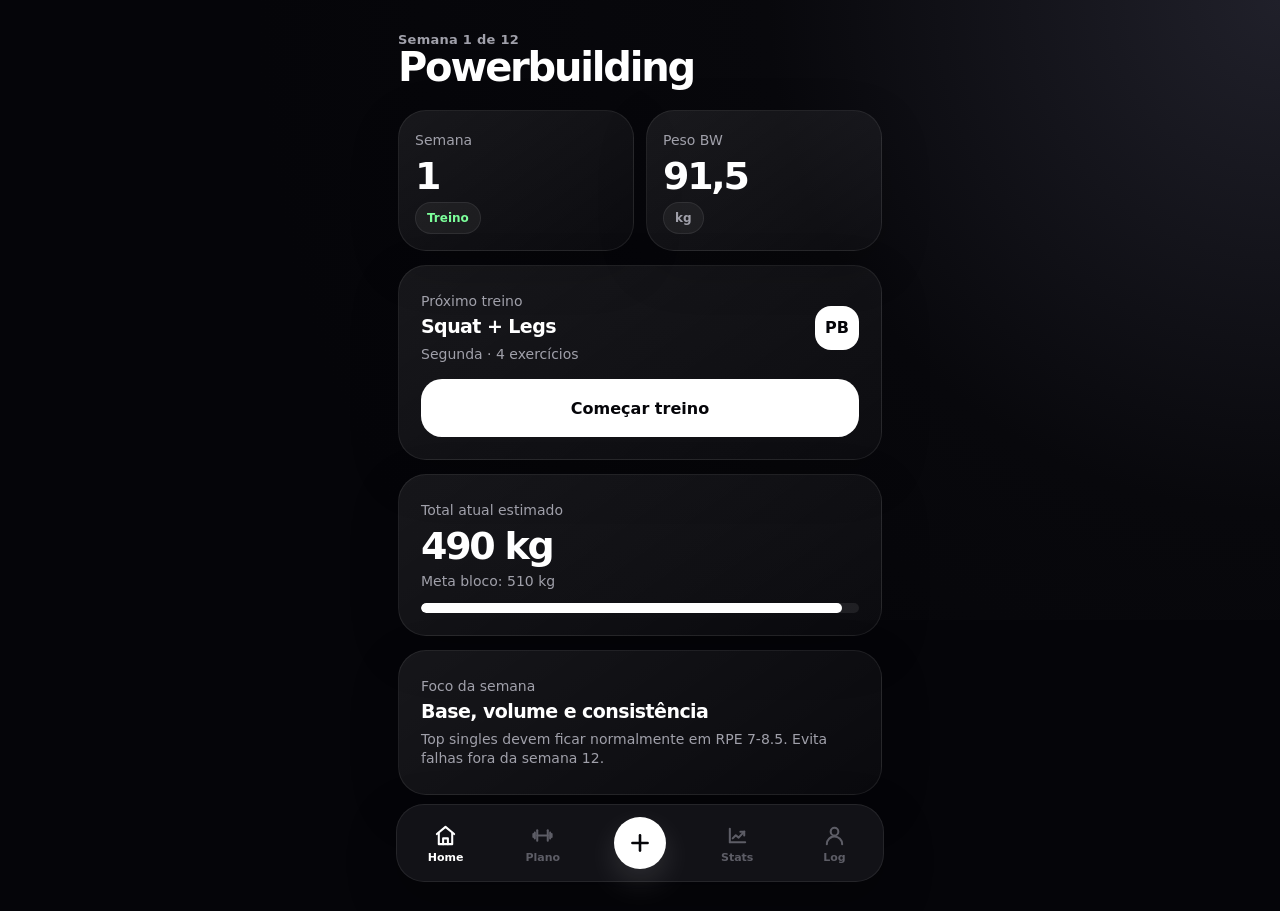
<file: index.html>
<!doctype html>
<html lang="pt">
<head>
<meta charset="utf-8" />
<meta name="viewport" content="width=device-width, initial-scale=1, viewport-fit=cover" />
<meta name="theme-color" content="#050509" />
<title>Powerbuilding 12 Semanas</title>
<link rel="manifest" href="manifest.webmanifest" />
<link rel="stylesheet" href="./assets/css/styles.css" />
<link rel="stylesheet" href="./assets/css/workout-v2.css" />
</head>
<body>
<div class="app" id="app"></div>
<nav class="nav" id="nav" aria-label="Navegação principal">
  <button data-screen="home" class="active" type="button" aria-label="Home">
    <svg viewBox="0 0 24 24" aria-hidden="true"><path d="M3 10.5 12 3l9 7.5"/><path d="M5 9.5V21h14V9.5"/><path d="M9.5 21v-6h5v6"/></svg>
    <span class="label">Home</span>
  </button>
  <button data-screen="plan" type="button" aria-label="Plano">
    <svg viewBox="0 0 24 24" aria-hidden="true"><path d="M6.5 6.5v11"/><path d="M17.5 6.5v11"/><path d="M4 9v6"/><path d="M20 9v6"/><path d="M6.5 12h11"/><path d="M2.5 10.5v3"/><path d="M21.5 10.5v3"/></svg>
    <span class="label">Plano</span>
  </button>
  <button data-screen="workout" class="center" type="button" aria-label="Treino">
    <span class="plusCircle"><svg viewBox="0 0 24 24" aria-hidden="true"><path d="M12 5v14"/><path d="M5 12h14"/></svg></span>
  </button>
  <button data-screen="dashboard" type="button" aria-label="Stats">
    <svg viewBox="0 0 24 24" aria-hidden="true"><path d="M4 19V5"/><path d="M4 19h16"/><path d="m7 15 3.2-3.2 3 2.4L19 8"/><path d="M19 8v4"/><path d="M19 8h-4"/></svg>
    <span class="label">Stats</span>
  </button>
  <button data-screen="log" type="button" aria-label="Log">
    <svg viewBox="0 0 24 24" aria-hidden="true"><path d="M20 21a8 8 0 0 0-16 0"/><circle cx="12" cy="8" r="4"/></svg>
    <span class="label">Log</span>
  </button>
</nav>
<div class="toast" id="toast">Guardado</div>
<script src="./assets/js/data.js" defer></script>
<script src="./assets/js/app.js" defer></script>
<script src="./assets/js/history-import.js" defer></script>
<script src="./assets/js/workout-v2.js" defer></script>
</body>
</html>
</file>
<file: assets/css/styles.css>
:root{--bg:#050509;--bg2:#0b0b10;--card:#1c1c22;--card2:#24242b;--line:rgba(255,255,255,.08);--text:#fff;--muted:#a0a0aa;--faint:#5d5d66;--good:#7cff9b;--warn:#ffb86b;--bad:#ff6b6b;--radius:28px;--navh:82px}*{box-sizing:border-box}html,body{height:100%}body{margin:0;background:radial-gradient(circle at top right,#20202a 0,#08080c 36%,var(--bg) 100%);color:var(--text);font-family:Inter,system-ui,-apple-system,BlinkMacSystemFont,"Segoe UI",sans-serif;-webkit-font-smoothing:antialiased}button,input,select,textarea{font:inherit}button{cursor:pointer}.app{max-width:520px;margin:0 auto;min-height:100dvh;padding:18px 18px calc(var(--navh) + env(safe-area-inset-bottom) + 20px)}.topbar{display:flex;align-items:center;justify-content:space-between;margin:4px 0 22px}.eyebrow{font-size:13px;color:var(--muted);font-weight:700;letter-spacing:.02em}.title{font-size:34px;line-height:1.02;font-weight:850;letter-spacing:-.055em;margin:0}.iconBtn,.ghost{border:1px solid var(--line);background:rgba(255,255,255,.04);color:var(--text);border-radius:18px;min-width:44px;height:44px;padding:0 14px}.grid2{display:grid;grid-template-columns:1fr 1fr;gap:12px}.card{background:linear-gradient(145deg,rgba(255,255,255,.075),rgba(255,255,255,.025));border:1px solid var(--line);border-radius:var(--radius);padding:22px;box-shadow:0 16px 50px rgba(0,0,0,.18);margin-bottom:14px}.card.tight{padding:16px}.card h3{margin:0 0 8px;font-size:19px;letter-spacing:-.03em}.card p{margin:4px 0;color:var(--muted);font-size:14px;line-height:1.35}.metric{font-size:38px;font-weight:850;letter-spacing:-.06em;margin:4px 0}.smallMetric{font-size:25px;font-weight:850;letter-spacing:-.04em}.pill{display:inline-flex;align-items:center;gap:7px;border:1px solid var(--line);background:rgba(255,255,255,.05);border-radius:999px;padding:8px 11px;color:var(--muted);font-size:12px;font-weight:750}.pill.good{color:var(--good)}.pill.warn{color:var(--warn)}.pill.bad{color:var(--bad)}.prBadge{color:#050509;background:var(--good);border-color:transparent}.recordCard{border-left:3px solid var(--good)}.statLine{display:flex;justify-content:space-between;gap:12px;padding:8px 0;border-bottom:1px solid var(--line);color:var(--muted);font-size:13px}.statLine:last-child{border-bottom:0}.statLine b{color:#fff}.miniNote{font-size:12px;color:var(--muted);line-height:1.35}.bar.good{background:var(--good)}.primary{width:100%;height:58px;border:0;border-radius:21px;background:#fff;color:#050509;font-weight:850;margin-top:12px}.secondary{width:100%;height:52px;border:1px solid var(--line);border-radius:19px;background:var(--card2);color:#fff;font-weight:800;margin-top:10px}.danger{color:var(--bad);background:transparent;border:1px solid rgba(255,107,107,.25)}.nav{position:fixed;left:50%;bottom:calc(18px + env(safe-area-inset-bottom));transform:translateX(-50%);width:min(488px,calc(100% - 32px));height:78px;display:grid;grid-template-columns:repeat(5,1fr);align-items:center;background:rgba(20,20,26,.92);border:1px solid var(--line);border-radius:28px;backdrop-filter:blur(18px);-webkit-backdrop-filter:blur(18px);z-index:50;box-shadow:0 18px 50px rgba(0,0,0,.28)}.nav button{appearance:none;border:0;background:transparent;color:var(--faint);display:grid;place-items:center;gap:5px;font-size:11px;font-weight:800;cursor:pointer;padding:0;border-radius:0}.nav button svg{width:23px;height:23px;stroke:currentColor;stroke-width:2.15;stroke-linecap:round;stroke-linejoin:round;fill:none}.nav button.active{color:#fff;background:transparent}.nav button.center{color:#050509}.nav button.center.active{color:#050509}.nav .plusCircle{width:52px;height:52px;border-radius:50%;display:grid;place-items:center;background:#fff;box-shadow:0 12px 30px rgba(255,255,255,.12)}.nav .plusCircle svg{width:26px;height:26px;stroke-width:2.4}.nav .label{line-height:1}.screen{display:none}.screen.active{display:block}.list{display:flex;flex-direction:column;gap:12px}.row{display:flex;align-items:center;justify-content:space-between;gap:12px}.muted{color:var(--muted)}.faint{color:var(--faint)}.selectbar{display:flex;gap:10px;margin-bottom:14px}.selectbar select{width:100%;height:48px;background:var(--card);color:#fff;border:1px solid var(--line);border-radius:17px;padding:0 14px}.weekCard{position:relative;overflow:hidden}.weekCard:after{content:"";position:absolute;right:-30px;top:-50px;width:130px;height:130px;border-radius:50%;background:rgba(255,255,255,.05)}.exerciseCard{padding:18px;border-radius:23px}.chiprow{display:flex;gap:7px;flex-wrap:wrap;margin-top:12px}.inputGrid{display:grid;grid-template-columns:1.2fr 1fr 1fr;gap:10px;margin-top:12px}.field label{display:block;color:var(--muted);font-size:12px;font-weight:800;margin:0 0 6px}.field input,.field textarea{width:100%;background:#111116;color:#fff;border:1px solid var(--line);border-radius:17px;padding:13px 14px;outline:none}.field textarea{min-height:86px;resize:vertical}.setTable{width:100%;border-collapse:collapse;margin:12px 0;background:#101015;border-radius:20px;overflow:hidden}.setTable th,.setTable td{padding:9px 8px;text-align:left;border-bottom:1px solid var(--line);font-size:13px}.setTable th{color:var(--muted);font-size:12px}.setTable input{width:100%;background:rgba(255,255,255,.05);color:#fff;border:1px solid var(--line);border-radius:12px;padding:8px}.progress{height:10px;background:rgba(255,255,255,.08);border-radius:999px;overflow:hidden;margin-top:12px}.bar{height:100%;background:#fff;border-radius:999px}.svgChart{width:100%;height:165px;display:block}.historyItem{border-left:3px solid rgba(255,255,255,.18)}.empty{text-align:center;padding:32px 16px;color:var(--muted)}.hidden{display:none!important}.toast{position:fixed;left:50%;bottom:calc(var(--navh) + 18px);transform:translateX(-50%);background:#fff;color:#050509;border-radius:999px;padding:12px 18px;font-weight:850;box-shadow:0 14px 45px rgba(0,0,0,.35);opacity:0;pointer-events:none;transition:.22s;z-index:99}.toast.show{opacity:1}.timer{font-size:46px;font-weight:900;letter-spacing:-.06em;text-align:center;margin:10px 0}.segmented{display:grid;grid-template-columns:repeat(3,1fr);gap:8px}.segmented button{height:43px;border-radius:15px;border:1px solid var(--line);background:var(--card2);color:#fff}.segmented button.active{background:#fff;color:#050509}.logo{width:44px;height:44px;border-radius:16px;background:#fff;color:#050509;display:grid;place-items:center;font-weight:900}.statusDot{width:8px;height:8px;border-radius:50%;background:var(--faint);display:inline-block}.statusDot.done{background:var(--good)}@media (min-width:540px){.app{padding-top:28px}.title{font-size:40px}}
</file>
<file: assets/css/workout-v2.css>
/* Incremental styles for the approved workout-flow update. */
body{background-color:var(--bg);background-image:radial-gradient(circle at top right,#20202a 0,#08080c 36%,rgba(5,5,9,0) 72%);background-repeat:no-repeat;background-size:100% 620px}.workoutList{display:flex;flex-direction:column;gap:4px}.workoutExerciseCard{margin-bottom:14px}.exerciseSaved{border-color:rgba(124,255,155,.22)}.savedLine{display:flex;align-items:center;gap:7px;margin-top:10px;color:var(--good);font-size:12px;font-weight:750}.compactAction{height:42px;margin-top:10px}.workoutMetrics{margin-top:18px}.workoutTimerCard{margin-top:4px}.finishWorkoutBtn{margin-bottom:8px}.topbarLeft{display:flex;align-items:center;gap:12px}.backCircle{width:44px;min-width:44px;height:44px;padding:0;border-radius:50%;display:grid;place-items:center}.backIconSvg{width:22px;height:22px;display:block;fill:none;stroke:currentColor;stroke-width:2.6;stroke-linecap:round;stroke-linejoin:round}.workoutSetTable{border-collapse:separate;border-spacing:0;background:transparent;border-radius:0;overflow:visible}.workoutSetTable th,.workoutSetTable td{background:transparent}.workoutSetTable th:last-child,.workoutSetTable td:last-child{width:46px;text-align:center}.setDoneBtn{width:34px;height:34px;border-radius:12px;border:1px solid var(--line);background:rgba(255,255,255,.04);color:var(--faint);font-weight:900;padding:0}.doneRow>td{background:rgba(255,255,255,.055)}.doneRow>td:first-child{box-shadow:inset 3px 0 0 var(--good)}.doneRow .setDoneBtn{background:var(--good);border-color:var(--good);color:#050509}.swipeCell{position:relative;overflow:hidden;padding:0!important;background:transparent!important}.swipeWrap{position:relative;min-height:53px;overflow:hidden;background:transparent}.swipeDelete{position:absolute;right:0;top:0;bottom:0;width:74px;border:0;background:var(--bad);color:#fff;display:grid;place-items:center;z-index:0}.swipeDelete svg{width:22px;height:22px;stroke:currentColor;stroke-width:2;stroke-linecap:round;stroke-linejoin:round;fill:none}.swipeContent{position:relative;z-index:1;display:grid;grid-template-columns:48px 1fr 1fr 1fr 48px;align-items:center;transition:transform .18s ease;background:var(--card);width:100%;will-change:transform}.swipeContent>div{padding:9px 8px;border-bottom:1px solid var(--line);font-size:13px;background:var(--card)}.swipeContent input{width:100%;background:rgba(255,255,255,.05);color:#fff;border:1px solid var(--line);border-radius:12px;padding:8px}.doneRow .swipeContent>div{background:linear-gradient(rgba(255,255,255,.055),rgba(255,255,255,.055)),var(--card)}.swipeWrap.revealed .swipeContent{transform:translateX(-74px)}.setLabelCell{padding-left:16px!important}
</file>
<file: test-v2/workout-v2.css>
/* Incremental styles for the approved workout-flow update. */
body{background-color:var(--bg);background-image:radial-gradient(circle at top right,#20202a 0,#08080c 36%,rgba(5,5,9,0) 72%);background-repeat:no-repeat;background-size:100% 620px}.workoutList{display:flex;flex-direction:column;gap:4px}.workoutExerciseCard{margin-bottom:14px}.exerciseSaved{border-color:rgba(124,255,155,.22)}.savedLine{display:flex;align-items:center;gap:7px;margin-top:10px;color:var(--good);font-size:12px;font-weight:750}.compactAction{height:42px;margin-top:10px}.workoutMetrics{margin-top:18px}.workoutTimerCard{margin-top:4px}.finishWorkoutBtn{margin-bottom:8px}.topbarLeft{display:flex;align-items:center;gap:12px}.backCircle{width:44px;min-width:44px;height:44px;padding:0;border-radius:50%;display:grid;place-items:center}.backIconSvg{width:22px;height:22px;display:block;fill:none;stroke:currentColor;stroke-width:2.6;stroke-linecap:round;stroke-linejoin:round}.workoutSetTable{border-collapse:separate;border-spacing:0;background:transparent;border-radius:0;overflow:visible}.workoutSetTable th,.workoutSetTable td{background:transparent}.workoutSetTable th:last-child,.workoutSetTable td:last-child{width:46px;text-align:center}.setDoneBtn{width:34px;height:34px;border-radius:12px;border:1px solid var(--line);background:rgba(255,255,255,.04);color:var(--faint);font-weight:900;padding:0}.doneRow>td{background:rgba(255,255,255,.055)}.doneRow>td:first-child{box-shadow:inset 3px 0 0 var(--good)}.doneRow .setDoneBtn{background:var(--good);border-color:var(--good);color:#050509}.swipeCell{position:relative;overflow:hidden;padding:0!important;background:transparent!important}.swipeWrap{position:relative;min-height:53px;overflow:hidden;background:transparent}.swipeDelete{position:absolute;right:0;top:0;bottom:0;width:74px;border:0;background:var(--bad);color:#fff;display:grid;place-items:center;z-index:0}.swipeDelete svg{width:22px;height:22px;stroke:currentColor;stroke-width:2;stroke-linecap:round;stroke-linejoin:round;fill:none}.swipeContent{position:relative;z-index:1;display:grid;grid-template-columns:48px 1fr 1fr 1fr 48px;align-items:center;transition:transform .18s ease;background:var(--card);width:100%;will-change:transform}.swipeContent>div{padding:9px 8px;border-bottom:1px solid var(--line);font-size:13px;background:var(--card)}.swipeContent input{width:100%;background:rgba(255,255,255,.05);color:#fff;border:1px solid var(--line);border-radius:12px;padding:8px}.doneRow .swipeContent>div{background:linear-gradient(rgba(255,255,255,.055),rgba(255,255,255,.055)),var(--card)}.swipeWrap.revealed .swipeContent{transform:translateX(-74px)}.setLabelCell{padding-left:16px!important}
</file>
